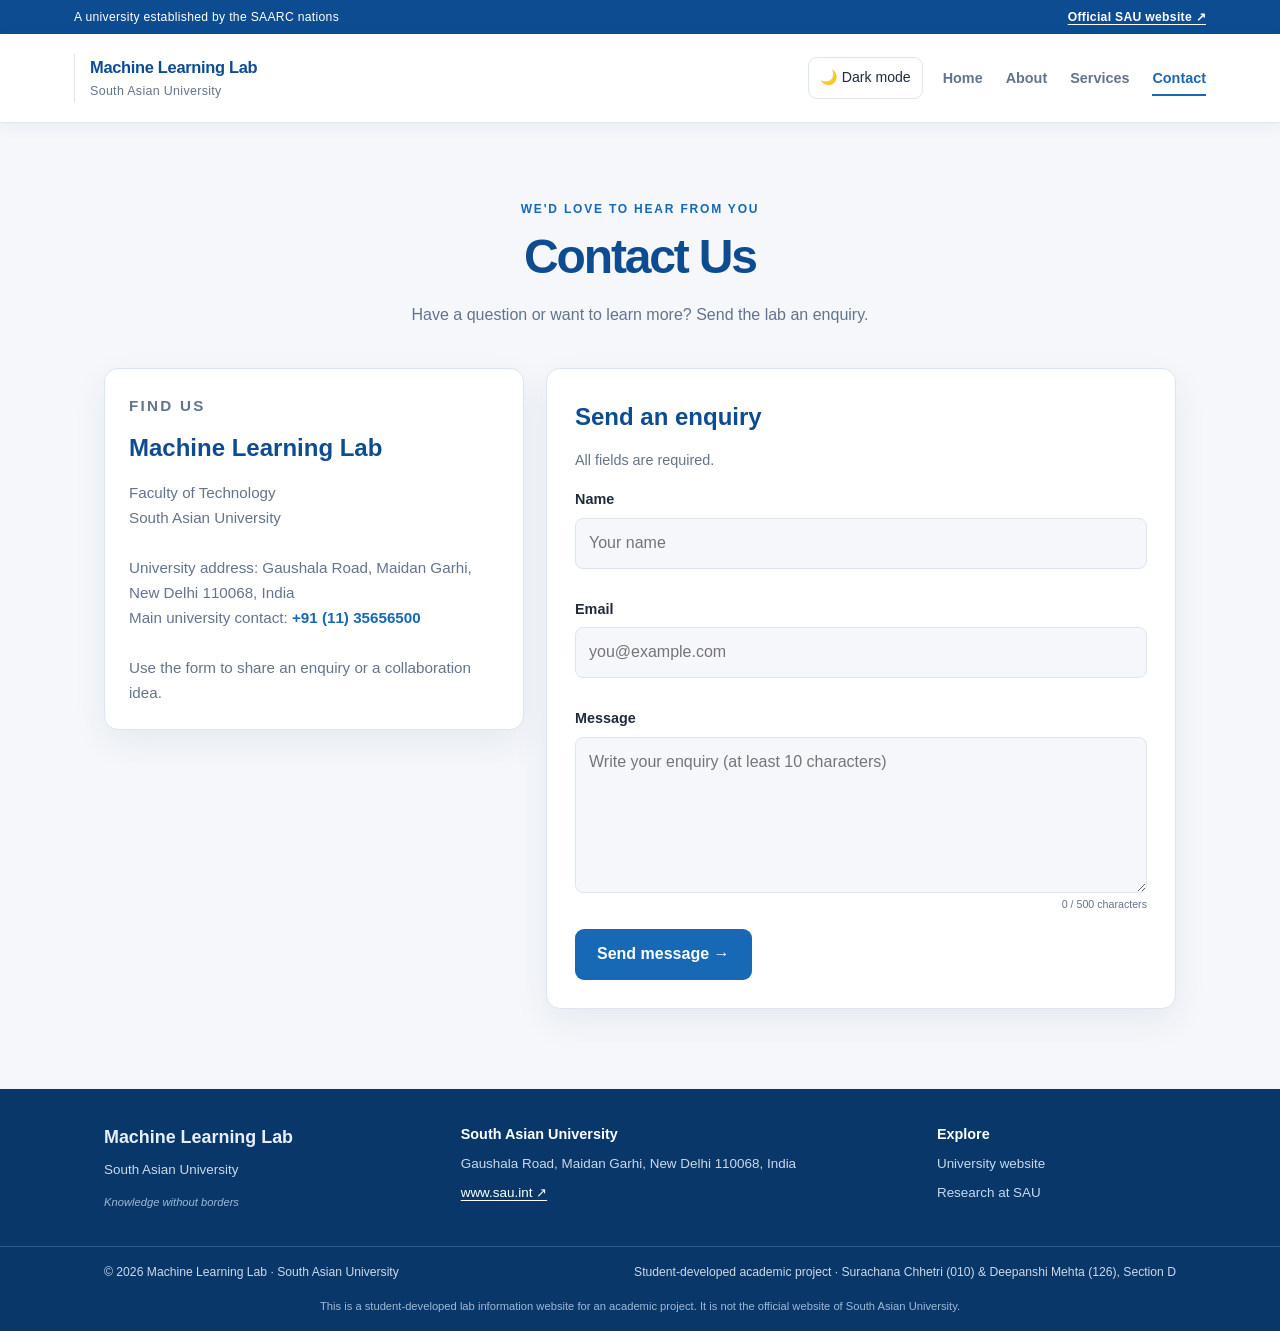
<file: contact.html>
<!DOCTYPE html>
<html lang="en">
<head>
  <meta charset="UTF-8">
  <meta name="viewport" content="width=device-width, initial-scale=1.0">
  <meta name="theme-color" content="#0e4c92">
  <link rel="icon" href="https://sau.int/wp-content/themes/sau/images/sau_logo.gif" type="image/gif">
  <meta name="description" content="Machine Learning Lab at South Asian University: research, projects, learning and collaboration.">
  <title>Contact | Machine Learning Lab · SAU</title>
 <link rel="stylesheet" href="css/style.css">
<script src="js/script.js" defer></script>
</head>
<body>
<div class="university-strip"><div class="institution-inner"><span>A university established by the SAARC nations</span><a href="https://sau.int/" target="_blank" rel="noopener">Official SAU website ↗</a></div></div>
<header class="site-header">
  <nav class="nav-container" aria-label="Main navigation">
    <a class="brand-lockup" href="https://surachanachhetri.github.io/sau-ml-lab/"
      <img class="sau-logo" src="https://sau.int/wp-content/themes/sau/images/sau_logo.gif" alt="South Asian University logo" onerror="this.hidden=true;">
      <span class="brand-divider"></span>
      <span class="lab-name"><strong>Machine Learning Lab</strong><small>South Asian University</small></span>
    </a>
    <div class="nav-actions">
      <button class="theme-toggle" type="button" aria-label="Switch to dark mode" title="Toggle colour theme">🌙 <span>Dark mode</span></button>
      <button class="menu-toggle" type="button" aria-expanded="false" aria-controls="main-menu">☰ <span>Menu</span></button>
    </div>
    <ul class="nav-links" id="main-menu">
      <li><a href="index.html">Home</a></li>
      <li><a href="about.html">About</a></li>
      <li><a href="services.html">Services</a></li>
      <li><a href="contact.html" class="active" aria-current="page">Contact</a></li>
    </ul>
  </nav>
</header>
<main class="page-main">
  <section class="page-intro"><p class="eyebrow">WE'D LOVE TO HEAR FROM YOU</p><h1>Contact Us</h1><p>Have a question or want to learn more? Send the lab an enquiry.</p></section>
  <div class="contact-layout">
    <section class="contact-info card"><p class="eyebrow">FIND US</p><h2>Machine Learning Lab</h2><p>Faculty of Technology<br>South Asian University</p><p class="small-note">University address: Gaushala Road, Maidan Garhi, New Delhi 110068, India<br>Main university contact: <a href="tel:+911135656500">+91 (11) 35656500</a></p><p class="small-note">Use the form to share an enquiry or a collaboration idea.</p></section>
    <section class="form-card">
      <h2>Send an enquiry</h2>
      <p class="form-intro">All fields are required.</p>
      <form id="contact-form" novalidate>
        <label for="name">Name</label>
        <input id="name" name="name" type="text" placeholder="Your name" autocomplete="name" required minlength="2" maxlength="60">
        <small class="field-error" id="name-error"></small>
        <label for="email">Email</label>
        <input id="email" name="email" type="email" placeholder="you@example.com" autocomplete="email" required>
        <small class="field-error" id="email-error"></small>
        <label for="message">Message</label>
        <textarea id="message" name="message" rows="5" placeholder="Write your enquiry (at least 10 characters)" required minlength="10" maxlength="500"></textarea>
        <div class="message-meta"><small class="field-error" id="message-error"></small><small id="char-count">0 / 500 characters</small></div>
        <button class="button" type="submit">Send message →</button>
        <p class="form-success" id="form-success" role="status" hidden>Thank you! Your enquiry has been checked successfully. This demo form does not send an email.</p>
      </form>
    </section>
  </div>
</main>
<footer class="site-footer">
  <div class="footer-main">
    <div class="footer-brand"><strong>Machine Learning Lab</strong><span>South Asian University</span><small>Knowledge without borders</small></div>
    <div class="footer-contact"><strong>South Asian University</strong><span>Gaushala Road, Maidan Garhi, New Delhi 110068, India</span><a href="https://sau.int/" target="_blank" rel="noopener">www.sau.int ↗</a></div>
    <div class="footer-links"><strong>Explore</strong><a href="https://sau.int/" target="_blank" rel="noopener">University website</a><a href="https://sau.int/research/" target="_blank" rel="noopener">Research at SAU</a></div>
  </div>
  <div class="footer-bottom"><span>© <span id="current-year">2026</span> Machine Learning Lab · South Asian University</span><span>Student-developed academic project · Surachana Chhetri (010) &amp; Deepanshi Mehta (126), Section D</span></div>
  <p class="project-disclaimer">This is a student-developed lab information website for an academic project. It is not the official website of South Asian University.</p>
</footer>
</body>
</html>
</file>
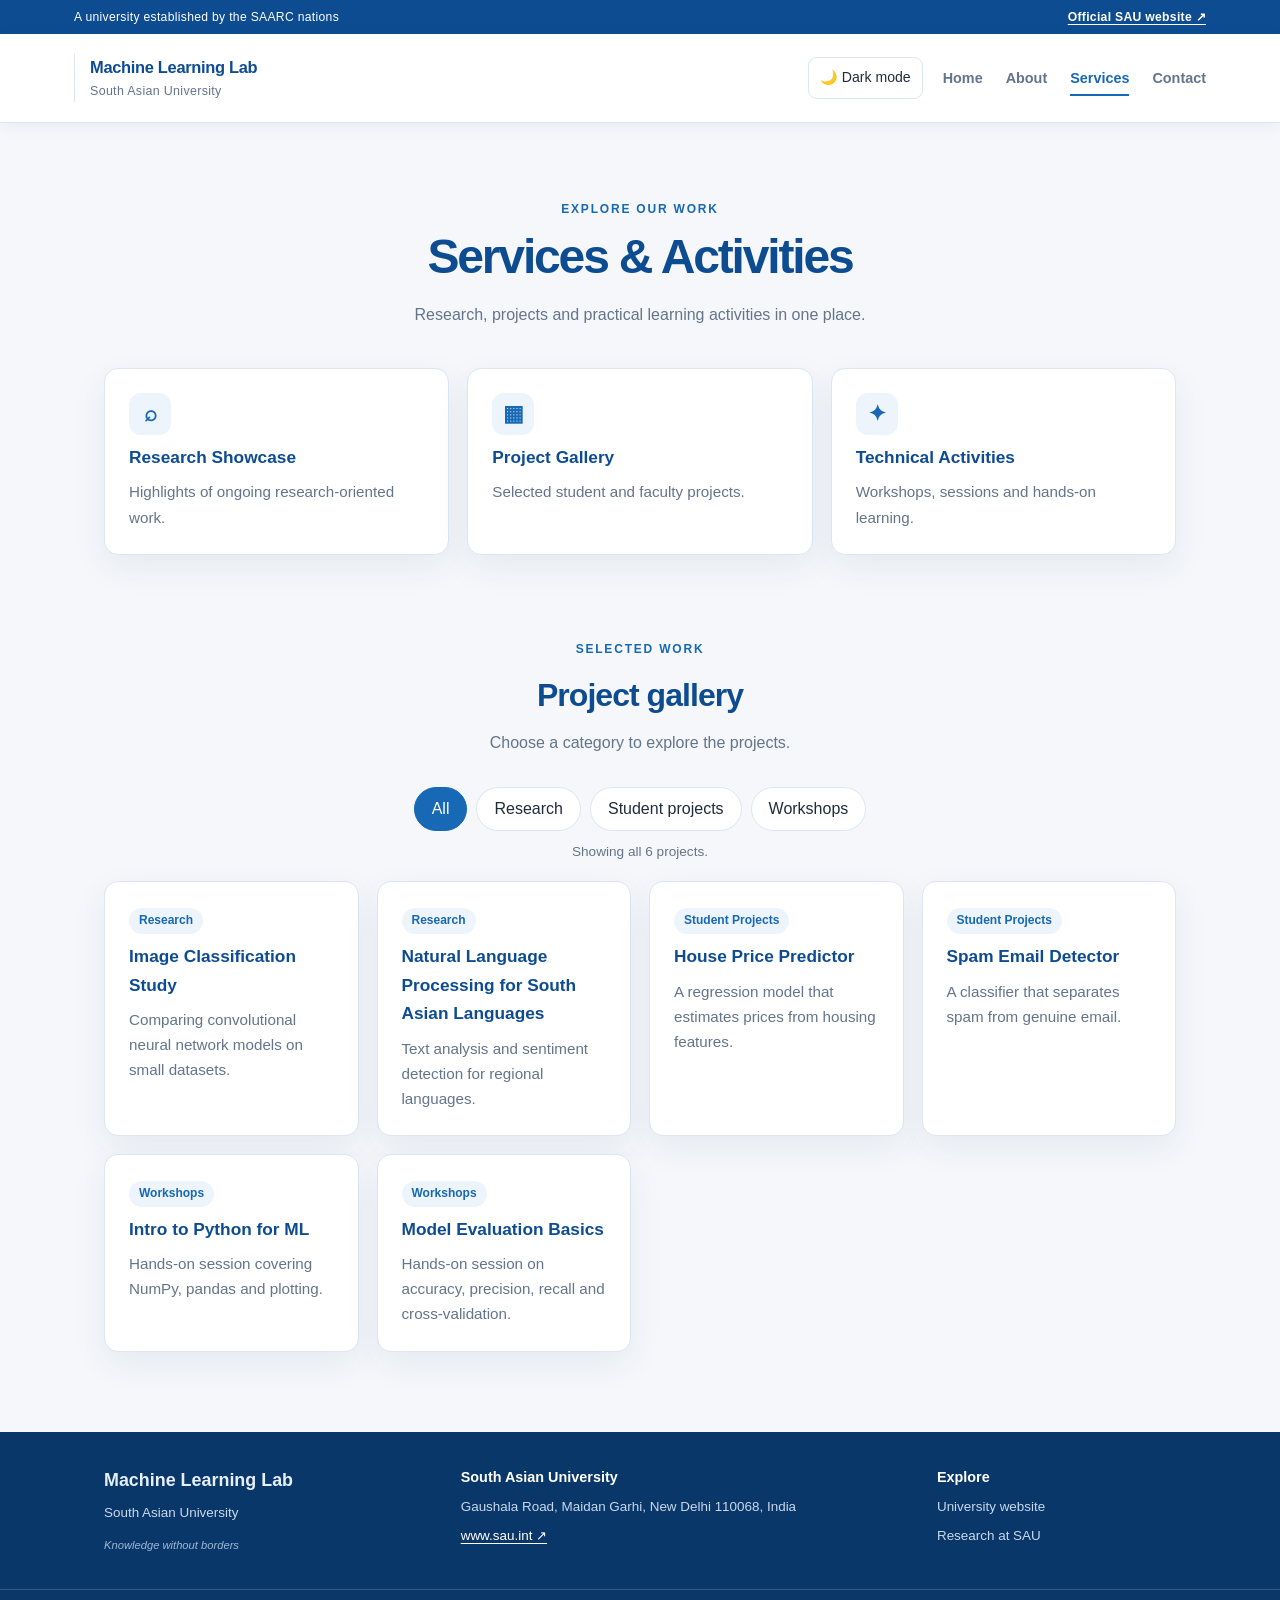
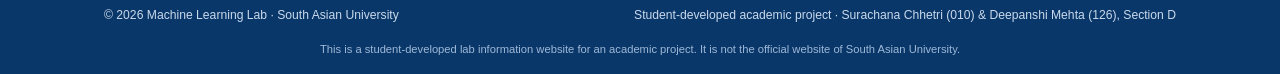
<file: services.html>
<!DOCTYPE html>
<html lang="en">
<head>
  <meta charset="UTF-8">
  <meta name="viewport" content="width=device-width, initial-scale=1.0">
  <meta name="theme-color" content="#0e4c92">
  <link rel="icon" href="https://sau.int/wp-content/themes/sau/images/sau_logo.gif" type="image/gif">
  <meta name="description" content="Machine Learning Lab at South Asian University: research, projects, learning and collaboration.">
  <title>Services | Machine Learning Lab · SAU</title>
 <link rel="stylesheet" href="css/style.css">
<script src="js/script.js" defer></script>
</head>
<body>
<div class="university-strip"><div class="institution-inner"><span>A university established by the SAARC nations</span><a href="https://sau.int/" target="_blank" rel="noopener">Official SAU website ↗</a></div></div>
<header class="site-header">
  <nav class="nav-container" aria-label="Main navigation">
    <a class="brand-lockup" href="https://surachanachhetri.github.io/sau-ml-lab/"
      <img class="sau-logo" src="https://sau.int/wp-content/themes/sau/images/sau_logo.gif" alt="South Asian University logo" onerror="this.hidden=true;">
      <span class="brand-divider"></span>
      <span class="lab-name"><strong>Machine Learning Lab</strong><small>South Asian University</small></span>
    </a>
    <div class="nav-actions">
      <button class="theme-toggle" type="button" aria-label="Switch to dark mode" title="Toggle colour theme">🌙 <span>Dark mode</span></button>
      <button class="menu-toggle" type="button" aria-expanded="false" aria-controls="main-menu">☰ <span>Menu</span></button>
    </div>
    <ul class="nav-links" id="main-menu">
      <li><a href="index.html">Home</a></li>
      <li><a href="about.html">About</a></li>
      <li><a href="services.html" class="active" aria-current="page">Services</a></li>
      <li><a href="contact.html">Contact</a></li>
    </ul>
  </nav>
</header>
<main class="page-main">
  <section class="page-intro"><p class="eyebrow">EXPLORE OUR WORK</p><h1>Services &amp; Activities</h1><p>Research, projects and practical learning activities in one place.</p></section>
  <section class="cards service-cards">
    <article class="card"><div class="card-icon">⌕</div><h3>Research Showcase</h3><p>Highlights of ongoing research-oriented work.</p></article>
    <article class="card"><div class="card-icon">▦</div><h3>Project Gallery</h3><p>Selected student and faculty projects.</p></article>
    <article class="card"><div class="card-icon">✦</div><h3>Technical Activities</h3><p>Workshops, sessions and hands-on learning.</p></article>
  </section>
  <section class="gallery-section">
    <div class="section-heading"><p class="eyebrow">SELECTED WORK</p><h2>Project gallery</h2><p>Choose a category to explore the projects.</p></div>
    <div class="filters" role="group" aria-label="Filter projects">
      <button class="filter-btn active" type="button" data-filter="all" aria-pressed="true">All</button>
      <button class="filter-btn" type="button" data-filter="research" aria-pressed="false">Research</button>
      <button class="filter-btn" type="button" data-filter="student" aria-pressed="false">Student projects</button>
      <button class="filter-btn" type="button" data-filter="workshop" aria-pressed="false">Workshops</button>
    </div>
    <p class="filter-status" id="filter-status" aria-live="polite">Showing all 6 projects.</p>
    <div class="cards project-grid" id="project-list">
      <article class="card project" data-category="research"><span class="tag">Research</span><h3>Image Classification Study</h3><p>Comparing convolutional neural network models on small datasets.</p></article>
      <article class="card project" data-category="research"><span class="tag">Research</span><h3>Natural Language Processing for South Asian Languages</h3><p>Text analysis and sentiment detection for regional languages.</p></article>
      <article class="card project" data-category="student"><span class="tag">Student Projects</span><h3>House Price Predictor</h3><p>A regression model that estimates prices from housing features.</p></article>
      <article class="card project" data-category="student"><span class="tag">Student Projects</span><h3>Spam Email Detector</h3><p>A classifier that separates spam from genuine email.</p></article>
      <article class="card project" data-category="workshop"><span class="tag">Workshops</span><h3>Intro to Python for ML</h3><p>Hands-on session covering NumPy, pandas and plotting.</p></article>
      <article class="card project" data-category="workshop"><span class="tag">Workshops</span><h3>Model Evaluation Basics</h3><p>Hands-on session on accuracy, precision, recall and cross-validation.</p></article>
    </div>
    <p class="empty-state" id="empty-state" hidden>No projects found in this category.</p>
  </section>
</main>
<footer class="site-footer">
  <div class="footer-main">
    <div class="footer-brand"><strong>Machine Learning Lab</strong><span>South Asian University</span><small>Knowledge without borders</small></div>
    <div class="footer-contact"><strong>South Asian University</strong><span>Gaushala Road, Maidan Garhi, New Delhi 110068, India</span><a href="https://sau.int/" target="_blank" rel="noopener">www.sau.int ↗</a></div>
    <div class="footer-links"><strong>Explore</strong><a href="https://sau.int/" target="_blank" rel="noopener">University website</a><a href="https://sau.int/research/" target="_blank" rel="noopener">Research at SAU</a></div>
  </div>
  <div class="footer-bottom"><span>© <span id="current-year">2026</span> Machine Learning Lab · South Asian University</span><span>Student-developed academic project · Surachana Chhetri (010) &amp; Deepanshi Mehta (126), Section D</span></div>
  <p class="project-disclaimer">This is a student-developed lab information website for an academic project. It is not the official website of South Asian University.</p>
</footer>
</body>
</html>
</file>
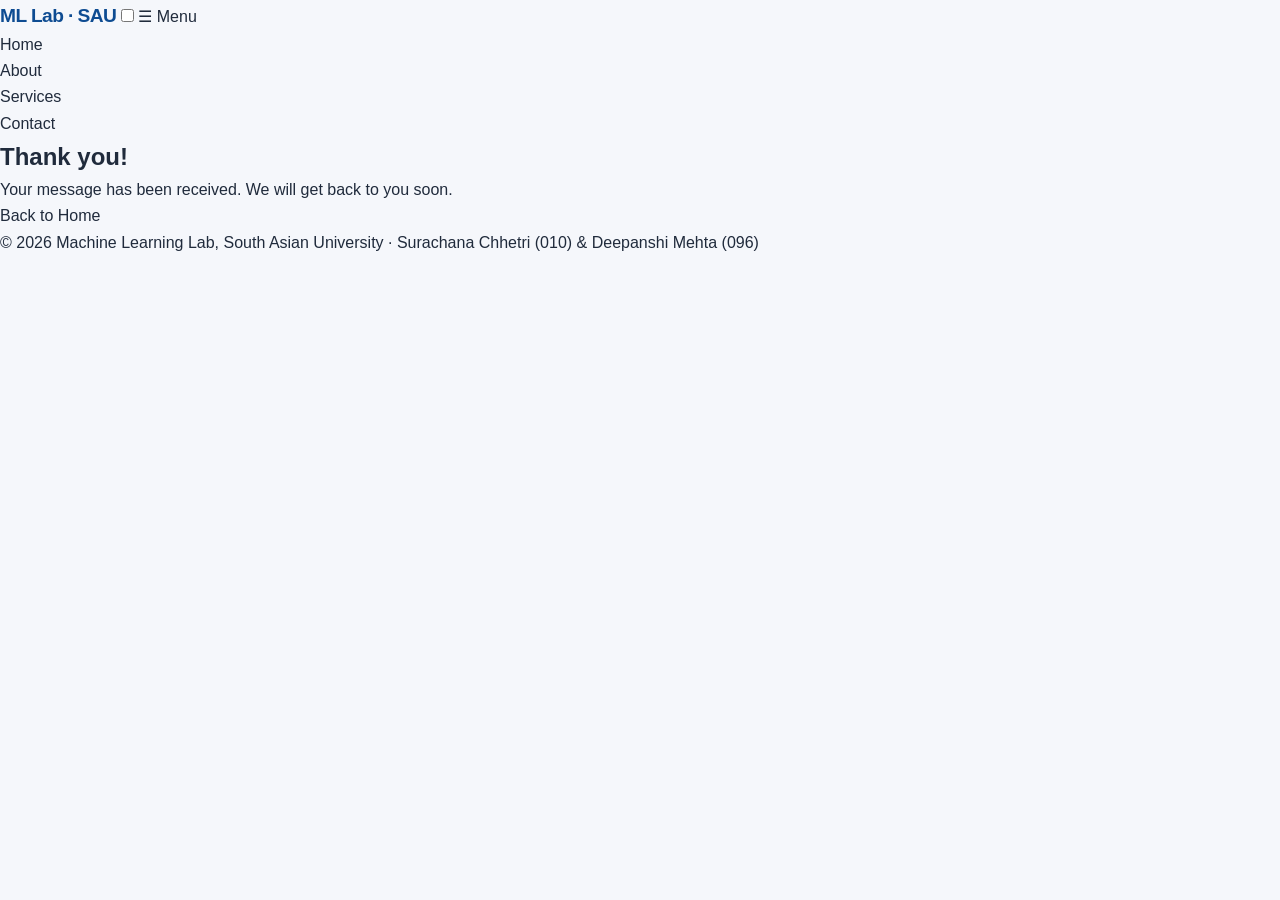
<file: thank-you.html>
<!DOCTYPE html>
<html lang="en">
<head>
<meta charset="UTF-8">
<meta name="viewport" content="width=device-width, initial-scale=1">
<title>Thank You | Machine Learning Lab</title>
<link rel="stylesheet" href="css/style.css">
<script src="js/script.js" defer></script>
</head>
<body>
<header><nav>
<span class="logo">ML Lab · SAU</span>
<input type="checkbox" id="menu-toggle" class="menu-check" aria-label="Toggle menu">
<label for="menu-toggle" class="hamburger" aria-hidden="true">&#9776; Menu</label>
<ul>
<li><a href="index.html">Home</a></li>
<li><a href="about.html">About</a></li>
<li><a href="services.html">Services</a></li>
<li><a href="contact.html">Contact</a></li>
</ul>
</nav></header>
<main>
<h2>Thank you!</h2>
<p class="success">Your message has been received. We will get back to you soon.</p>
<a class="btn" href="index.html">Back to Home</a>
</main>
</main>
<footer>&copy; 2026 Machine Learning Lab, South Asian University · Surachana Chhetri (010) &amp; Deepanshi Mehta (096)</footer>
</body>
</html>
</file>
<file: css/style.css>
/* Machine Learning Lab website - shared stylesheet */
:root{--bg:#f5f7fb;--surface:#fff;--text:#202b3c;--muted:#64748b;--primary:#244b87;--accent:#3974c6;--line:#e2e8f0;--soft:#eaf1fb;--shadow:0 12px 35px rgba(25,50,85,.07)}
[data-theme="dark"]{--bg:#101827;--surface:#182437;--text:#e7edf7;--muted:#a8b5c8;--primary:#a9c8f4;--accent:#78aaf0;--line:#2c3c53;--soft:#202f48;--shadow:0 12px 35px rgba(0,0,0,.18)}
*{box-sizing:border-box;margin:0;padding:0}
html{scroll-behavior:smooth}
body{font-family:Inter,"Segoe UI",Arial,sans-serif;background:var(--bg);color:var(--text);line-height:1.65;min-height:100vh}
a{color:inherit;text-decoration:none}
button,input,textarea{font:inherit}
.site-header{position:sticky;top:0;z-index:10;background:var(--surface);border-bottom:1px solid var(--line)}
.nav-container{max-width:1120px;margin:auto;min-height:72px;padding:12px 24px;display:flex;align-items:center;justify-content:space-between;gap:20px}
.logo{font-weight:800;font-size:1.2rem;color:var(--primary);letter-spacing:-.03em}.logo span{font-weight:500;color:var(--muted)}
.nav-links{list-style:none;display:flex;align-items:center;gap:26px}.nav-links a{color:var(--muted);font-size:.95rem;font-weight:600;padding:8px 0;border-bottom:2px solid transparent}.nav-links a:hover,.nav-links a.active{color:var(--accent);border-color:var(--accent)}
.nav-actions{display:flex;align-items:center;gap:8px;margin-left:auto}
.theme-toggle,.menu-toggle{border:1px solid var(--line);background:var(--surface);color:var(--text);border-radius:9px;padding:8px 11px;cursor:pointer;font-size:.88rem}.theme-toggle:hover,.menu-toggle:hover{border-color:var(--accent)}.menu-toggle{display:none}
.hero{background:radial-gradient(ellipse at 80% 20%,rgba(83,139,211,.16),transparent 40%),var(--soft);text-align:center;padding:92px 22px 100px}
.eyebrow{font-size:.75rem;font-weight:800;letter-spacing:.15em;color:var(--accent);margin-bottom:10px}
.hero h1,.page-intro h1{font-size:clamp(2.3rem,5vw,3.7rem);line-height:1.12;letter-spacing:-.045em;color:var(--primary);margin-bottom:18px}
.hero-copy{max-width:650px;margin:0 auto 28px;color:var(--muted);font-size:1.1rem}
.button{display:inline-flex;align-items:center;justify-content:center;gap:10px;border:0;border-radius:9px;background:var(--accent);color:white;padding:12px 22px;font-weight:700;cursor:pointer;transition:transform .2s,background .2s}.button:hover{background:var(--primary);transform:translateY(-2px)}
.content-section,.gallery-section{max-width:1120px;margin:auto;padding:72px 24px}
.section-heading{text-align:center;margin-bottom:30px}.section-heading h2,.callout h2{font-size:2rem;letter-spacing:-.03em;color:var(--primary);margin-bottom:8px}.section-heading>p:last-child{color:var(--muted)}
.cards{display:grid;grid-template-columns:repeat(auto-fit,minmax(220px,1fr));gap:18px}
.card{background:var(--surface);border:1px solid var(--line);border-radius:14px;padding:24px;box-shadow:var(--shadow)}
.card h3{color:var(--primary);font-size:1.08rem;margin:8px 0}.card p{color:var(--muted);font-size:.95rem}
.card-icon{width:42px;height:42px;display:grid;place-items:center;border-radius:12px;background:var(--soft);color:var(--accent);font-size:1.35rem;font-weight:800}
.callout{max-width:1072px;margin:0 auto 70px;padding:30px 34px;border-radius:16px;background:var(--primary);display:flex;align-items:center;justify-content:space-between;gap:20px}.callout h2{color:white;margin:0}.callout .eyebrow{color:#c7dcfa}.button-light{background:white;color:#244b87;white-space:nowrap}.button-light:hover{background:#eaf1fb;color:#244b87}
.page-main{max-width:1120px;margin:auto;padding:55px 24px 80px}.page-intro{text-align:center;padding:22px 0 40px}.page-intro h1{font-size:clamp(2.2rem,4vw,3rem)}.page-intro>p:last-child{color:var(--muted);max-width:650px;margin:auto}
.prose-card{max-width:900px;margin:auto;background:var(--surface);padding:34px;border:1px solid var(--line);border-radius:16px;box-shadow:var(--shadow)}.prose-card h2{color:var(--primary);margin:4px 0 12px}.prose-card>p{color:var(--muted);margin-bottom:28px}.compact-cards{grid-template-columns:repeat(auto-fit,minmax(190px,1fr));margin-top:18px}.compact-cards .card{box-shadow:none;padding:18px}
.service-cards{margin-bottom:50px}.gallery-section{padding:35px 0 0}.filters{display:flex;justify-content:center;flex-wrap:wrap;gap:9px;margin:24px 0 10px}.filter-btn{border:1px solid var(--line);border-radius:30px;background:var(--surface);color:var(--text);padding:8px 17px;cursor:pointer}.filter-btn:hover,.filter-btn.active{background:var(--accent);border-color:var(--accent);color:white}.filter-status{text-align:center;color:var(--muted);font-size:.85rem;margin-bottom:18px}.project-grid{grid-template-columns:repeat(auto-fit,minmax(250px,1fr))}.project[hidden]{display:none}.tag{display:inline-block;padding:3px 10px;border-radius:20px;background:var(--soft);color:var(--accent);font-size:.75rem;font-weight:700}.empty-state{text-align:center;padding:25px;color:var(--muted)}
.contact-layout{display:grid;grid-template-columns:.8fr 1.2fr;gap:22px;align-items:start}.contact-info h2,.form-card h2{color:var(--primary);margin-bottom:12px}.contact-info>p:not(.eyebrow){color:var(--muted)}.small-note{margin-top:25px;font-size:.9rem}.form-card{background:var(--surface);border:1px solid var(--line);border-radius:14px;padding:28px;box-shadow:var(--shadow)}.form-intro{color:var(--muted);font-size:.9rem;margin-bottom:16px}
form label{display:block;font-weight:700;font-size:.9rem;margin:15px 0 6px}form input,form textarea{display:block;width:100%;padding:11px 13px;border:1px solid var(--line);border-radius:8px;background:var(--bg);color:var(--text);outline:none}form input:focus,form textarea:focus{border-color:var(--accent);box-shadow:0 0 0 3px rgba(57,116,198,.13)}form textarea{resize:vertical;min-height:120px}.field-error{display:block;color:#dc4545;font-size:.8rem;min-height:1.1em}.message-meta{display:flex;justify-content:space-between;gap:10px;color:var(--muted);font-size:.8rem;margin:3px 0 16px}.form-success{margin-top:16px;padding:13px;border-radius:9px;background:#e5f7ed;color:#17663b;border:1px solid #a9e2bf;font-size:.9rem}[data-theme="dark"] .form-success{background:#173d31;color:#a8edc5;border-color:#28664d}
.site-footer{text-align:center;padding:24px 18px;background:var(--surface);border-top:1px solid var(--line);color:var(--muted);font-size:.85rem}.site-footer p+p{font-size:.78rem;margin-top:3px}
@media(max-width:720px){.nav-container{flex-wrap:wrap;padding:12px 18px}.menu-toggle{display:inline-block}.nav-links{display:none;order:3;width:100%;flex-direction:column;align-items:flex-start;gap:5px;padding:8px 0 12px}.nav-links.open{display:flex}.nav-links a{display:block;width:100%}.hero{padding:70px 20px}.contact-layout{grid-template-columns:1fr}.callout{margin:0 18px 50px;align-items:flex-start;flex-direction:column}.content-section{padding:55px 18px}.page-main{padding:40px 18px 60px}.gallery-section{padding-left:0;padding-right:0}}
@media(max-width:420px){.theme-toggle span,.menu-toggle span{display:none}.hero h1{font-size:2.25rem}.prose-card,.form-card{padding:22px}.filters{justify-content:flex-start}}
@media(prefers-reduced-motion:reduce){html{scroll-behavior:auto}*,*::before,*::after{transition:none!important}}


/* South Asian University-inspired institutional identity */
:root{--primary:#0e4c92;--accent:#1768b5;--soft:#edf4fb;--line:#dce6f1}
[data-theme="dark"]{--primary:#a9c9ed;--accent:#79b4f0;--soft:#1d3048;--line:#2b405a}
.university-strip{background:#0e4c92;color:#fff;font-size:.76rem;letter-spacing:.025em}
.institution-inner{max-width:1180px;margin:auto;padding:7px 24px;display:flex;justify-content:space-between;gap:16px;align-items:center}
.institution-inner a{color:#fff;font-weight:700;text-decoration:underline;text-underline-offset:3px}
.site-header{box-shadow:0 3px 16px rgba(14,55,98,.06)}
.nav-container{max-width:1180px;min-height:88px}
.brand-lockup{display:flex;align-items:center;gap:15px;min-width:0;color:var(--text)}
.sau-logo{display:block;width:104px;height:auto;max-height:65px;object-fit:contain;object-position:left center}
.brand-divider{height:48px;width:1px;background:var(--line);flex:0 0 1px}
.lab-name{display:flex;flex-direction:column;line-height:1.3;gap:4px}
.lab-name strong{font-size:1.03rem;color:var(--primary);letter-spacing:-.02em}
.lab-name small{font-size:.78rem;color:var(--muted);letter-spacing:.025em}
.nav-links{gap:23px}
.nav-links a{font-size:.9rem}
.hero{background:linear-gradient(120deg,rgba(14,76,146,.08),transparent 55%),radial-gradient(ellipse at 85% 15%,rgba(23,104,181,.17),transparent 42%),var(--soft);padding-top:82px}
.hero-seal{display:inline-flex;gap:10px;align-items:center;border:1px solid rgba(14,76,146,.2);border-radius:99px;padding:5px 15px;margin:0 auto 20px;color:var(--primary);font-size:.72rem;font-weight:800;letter-spacing:.14em}
.hero-seal span{color:#b28a35}
.institution-note{max-width:1072px;margin:28px auto 0;padding:17px 22px;border-left:4px solid #0e4c92;background:var(--surface);box-shadow:var(--shadow);display:flex;align-items:center;justify-content:space-between;gap:22px;color:var(--muted);font-size:.91rem}
.institution-note strong{color:var(--primary)}.institution-note a{color:var(--accent);font-weight:800;white-space:nowrap}
.site-footer{padding:0;background:#0a3769;color:#e6eef8;text-align:left;border:0}
.footer-main{max-width:1120px;margin:auto;padding:34px 24px;display:grid;grid-template-columns:1.1fr 1.5fr .8fr;gap:28px}
.footer-brand,.footer-contact,.footer-links{display:flex;flex-direction:column;align-items:flex-start;gap:7px;font-size:.84rem}
.footer-brand strong{font-size:1.12rem}.footer-brand span{color:#c9d9ec}.footer-brand small{color:#9eb9d8;font-style:italic;margin-top:5px}
.footer-contact strong,.footer-links strong{color:#fff;font-size:.9rem}.footer-contact span,.footer-links a{color:#c9d9ec}.footer-contact a{color:#fff;text-decoration:underline;text-underline-offset:3px}
.footer-bottom{border-top:1px solid rgba(255,255,255,.17);max-width:none;padding:15px max(24px,calc((100% - 1072px)/2));display:flex;justify-content:space-between;gap:15px;flex-wrap:wrap;font-size:.76rem;color:#c9d9ec}
.project-disclaimer{text-align:center;padding:0 18px 16px;font-size:.7rem;color:#9eb9d8}
.contact-info a{color:var(--accent);font-weight:700}
@media(max-width:820px){.nav-container{gap:12px}.brand-lockup{gap:10px}.sau-logo{width:82px}.lab-name strong{font-size:.92rem}.nav-links{gap:14px}}
@media(max-width:720px){.institution-inner{padding:7px 18px;font-size:.68rem}.nav-container{min-height:76px}.brand-lockup{max-width:calc(100% - 105px)}.sau-logo{width:70px;max-height:52px}.brand-divider{height:40px}.lab-name strong{font-size:.82rem}.lab-name small{font-size:.68rem}.nav-actions{gap:5px}.institution-note{margin:20px 18px 0;align-items:flex-start;flex-direction:column;gap:8px}.footer-main{grid-template-columns:1fr 1fr;padding:28px 20px}.footer-brand{grid-column:1/-1}.footer-bottom{padding:14px 20px;flex-direction:column}}
@media(max-width:420px){.institution-inner span{max-width:65%}.sau-logo{width:58px}.brand-lockup{gap:8px}.lab-name strong{font-size:.76rem}.lab-name small{font-size:.62rem}.brand-divider{height:34px}.footer-main{grid-template-columns:1fr}.footer-brand{grid-column:auto}}
</file>
